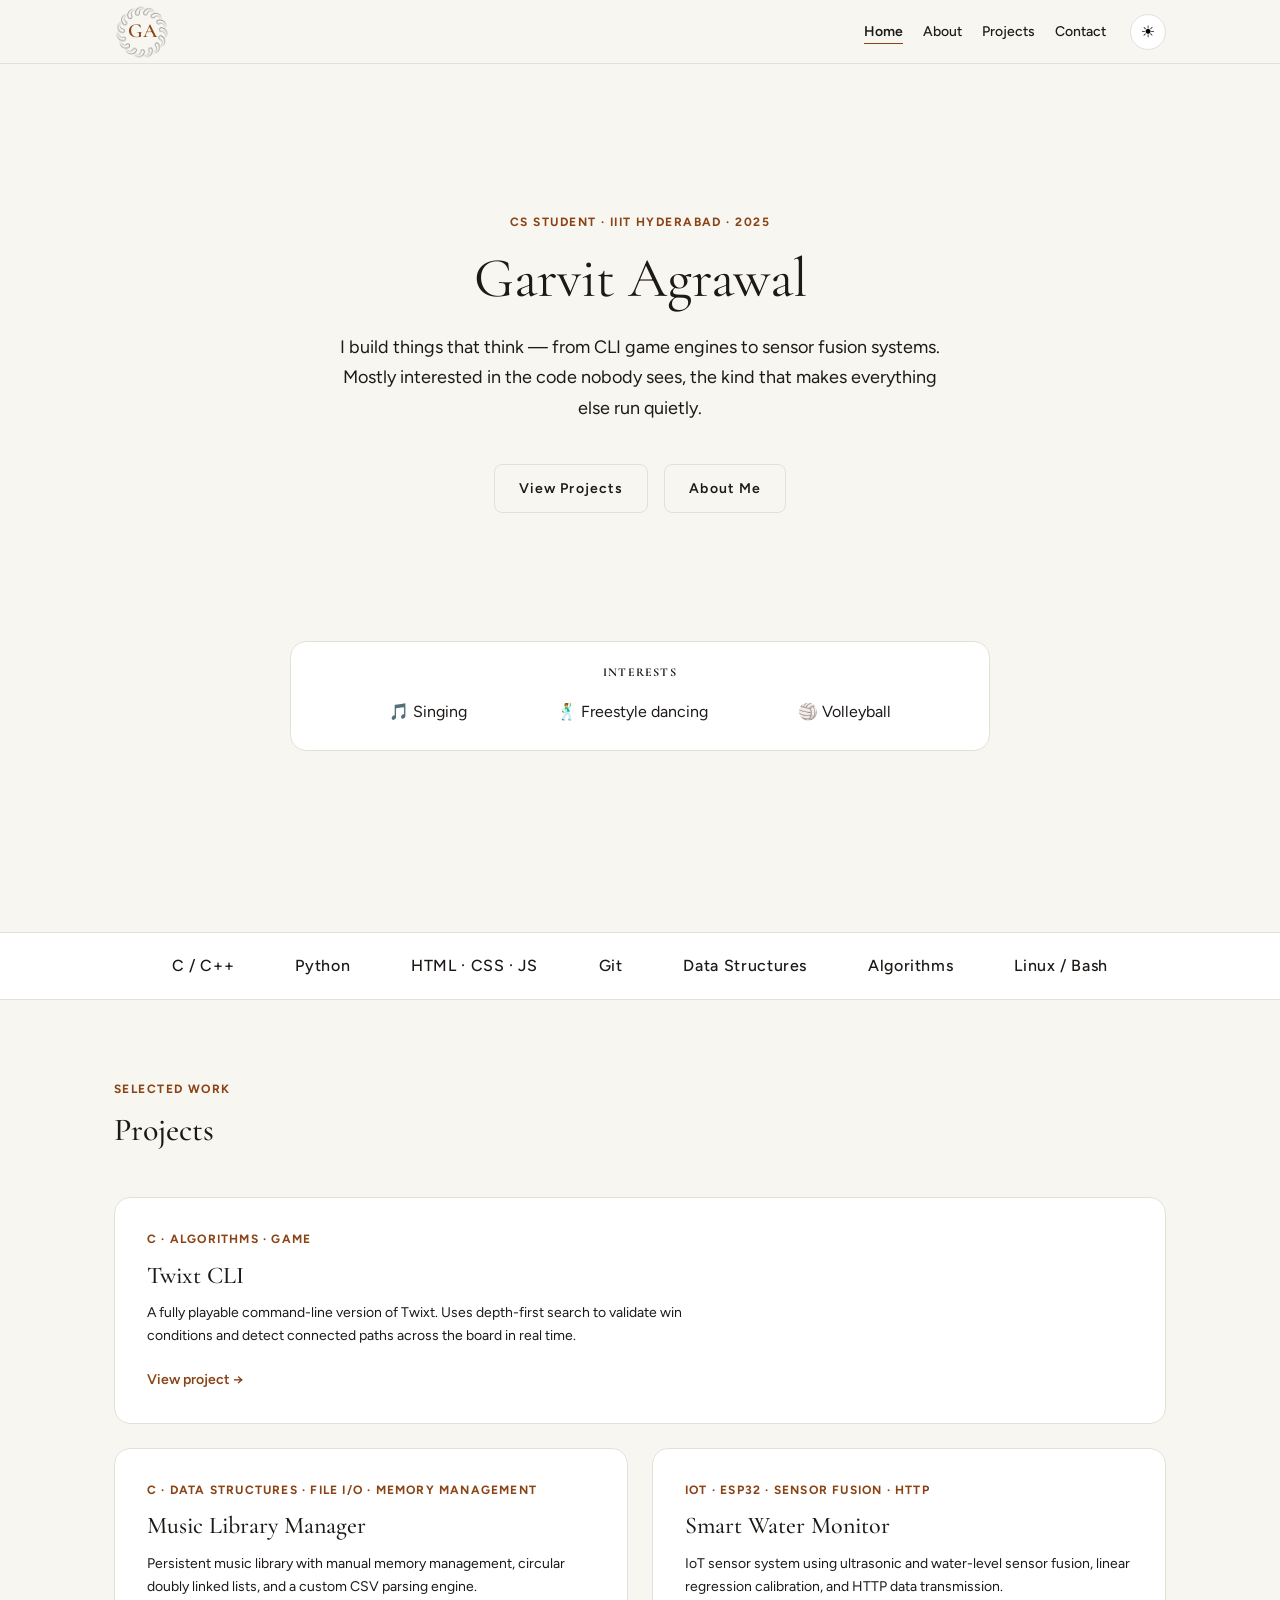
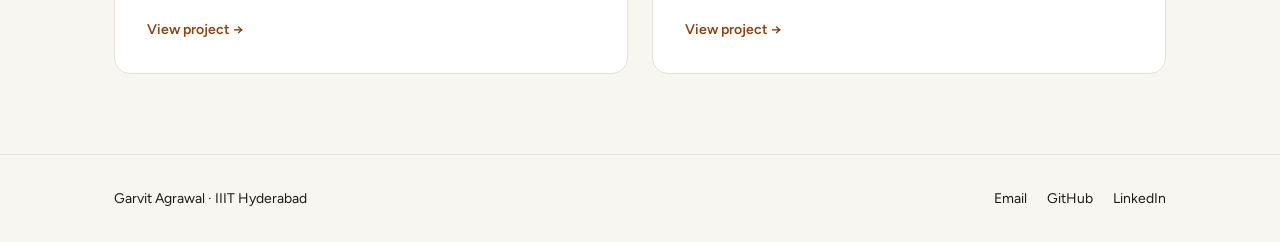
<file: index.html>
<!DOCTYPE html>
<html lang="en">
    <head>
        <meta charset="UTF-8">
        <meta name="viewport" content="width=device-width, initial-scale=1.0">
        <link href="CSS/base.css" rel="stylesheet">
        <link href="CSS/index.css" rel="stylesheet">
        <link href="https://fonts.googleapis.com/css2?family=Cormorant+Garamond:ital,wght@0,400;0,500;0,600;1,400;1,500&family=Figtree:wght@400;500;600;700&display=swap" rel="stylesheet">

        <title>Garvit Agrawal</title>
    </head>



    <body>
        
        <header>
            
            <nav>
                <a href="index.html" class="logo-wrap">
                    <img src="images/logo-deco.png" alt="" class="logo-circle">
                    <span class="logo">GA</span>
                </a>
                <ul class="top-nav">
                    <li><a href="index.html" class="active" aria-current="page">Home</a></li>
                    <li><a href="about.html">About</a></li>
                    <li><a href="projects.html">Projects</a></li>
                    <li><a href="contact.html">Contact</a></li>
                </ul>
                <button class="theme-toggle" id="themeToggle" aria-label="Toggle dark mode" aria-pressed="false" type="button">
                    <span class="theme-icon theme-icon-light" aria-hidden="true">☀</span>
                    <span class="theme-icon theme-icon-dark"  aria-hidden="true">☽</span>
                </button>
            </nav>

            
        </header>


        
        <main>
        
            <section class="hero">
                <div>
                    <span class="hero-label animate-in" style="--delay: 0ms">CS STUDENT · IIIT HYDERABAD · 2025</span>
                    <h1 class="hero-title animate-in" style="--delay: 150ms">Garvit Agrawal</h1>
                    <p class="hero-intro animate-in" style="--delay: 300ms">I build things that think — from CLI game engines to sensor fusion systems. Mostly interested in the code nobody sees, the kind that makes everything else run quietly.</p>
                    <div class="hero-button animate-in" style="--delay: 450ms">
                        <a href="projects.html">View Projects</a>
                        <a href="about.html">About Me</a>
                    </div>
                </div>

                <aside class="aside-block animate-in" style="--delay: 600ms">
                    <h2>INTERESTS</h2>
                    <div class="interests-row">
                        <p>🎵 Singing</p>
                        <p>🕺 Freestyle dancing</p>
                        <p>🏐 Volleyball</p>
                    </div>
                </aside>




            </section>
        

                
            <section class="skills-strip">
                <ul>
                    <li>C / C++</li>
                    <li>Python</li>
                    <li>HTML · CSS · JS</li>
                    <li>Git</li>
                    <li>Data Structures</li>
                    <li>Algorithms</li>
                    <li>Linux / Bash</li>
                </ul>
            </section>


            <div class="container">
                <section class="proj-section section-scroll">
                    <span class="proj-label">SELECTED WORK</span>
                    <h3 class="proj-title">Projects</h3>

                    <div class="grid">
                        <article id="twixt">
                            <span class="tags">C · ALGORITHMS · GAME</span>
                            <h4 class="title">Twixt CLI</h4>
                            <p class="desc">A fully playable command-line version of Twixt. Uses depth-first search to validate win conditions and detect connected paths across the board in real time.</p>
                            <a href="projects.html#twixt" class="link">View project →</a>
                        </article>

                        <article>
                            <span class="tags">C · DATA STRUCTURES · FILE I/O · MEMORY MANAGEMENT</span>
                            <h4 class="title">Music Library Manager</h4>
                            <p class="desc">Persistent music library with manual memory management, circular doubly linked lists, and a custom CSV parsing engine.</p>
                            <a href="projects.html#music-player" class="link">View project →</a>
                        </article>

                        <article>
                            <span class="tags">IOT · ESP32 · SENSOR FUSION · HTTP</span>
                            <h4 class="title">Smart Water Monitor</h4>
                            <p class="desc">IoT sensor system using ultrasonic and water-level sensor fusion, linear regression calibration, and HTTP data transmission.</p>
                            <a href="projects.html#smart-water" class="link">View project →</a>
                        </article>
                    </div>
                </section>
            </div>

        </main>



        <footer>
            <div class="container">
                <p>Garvit Agrawal · IIIT Hyderabad</p>

                <nav class="bottom-nav">
                    <a href="mailto:garvitg369@gmail.com">Email</a>
                    <a href="https://github.com/Garvit-Agr" target="_blank">GitHub</a>
                    <a href="https://www.linkedin.com/in/garvit-agrawal-1a56a4377/" target="_blank">LinkedIn</a>
                </nav>

            </div>
        </footer>

        <script src="JS/theme.js"></script>
        <script src="JS/scroll.js"></script>
    </body>
</html>
</file>
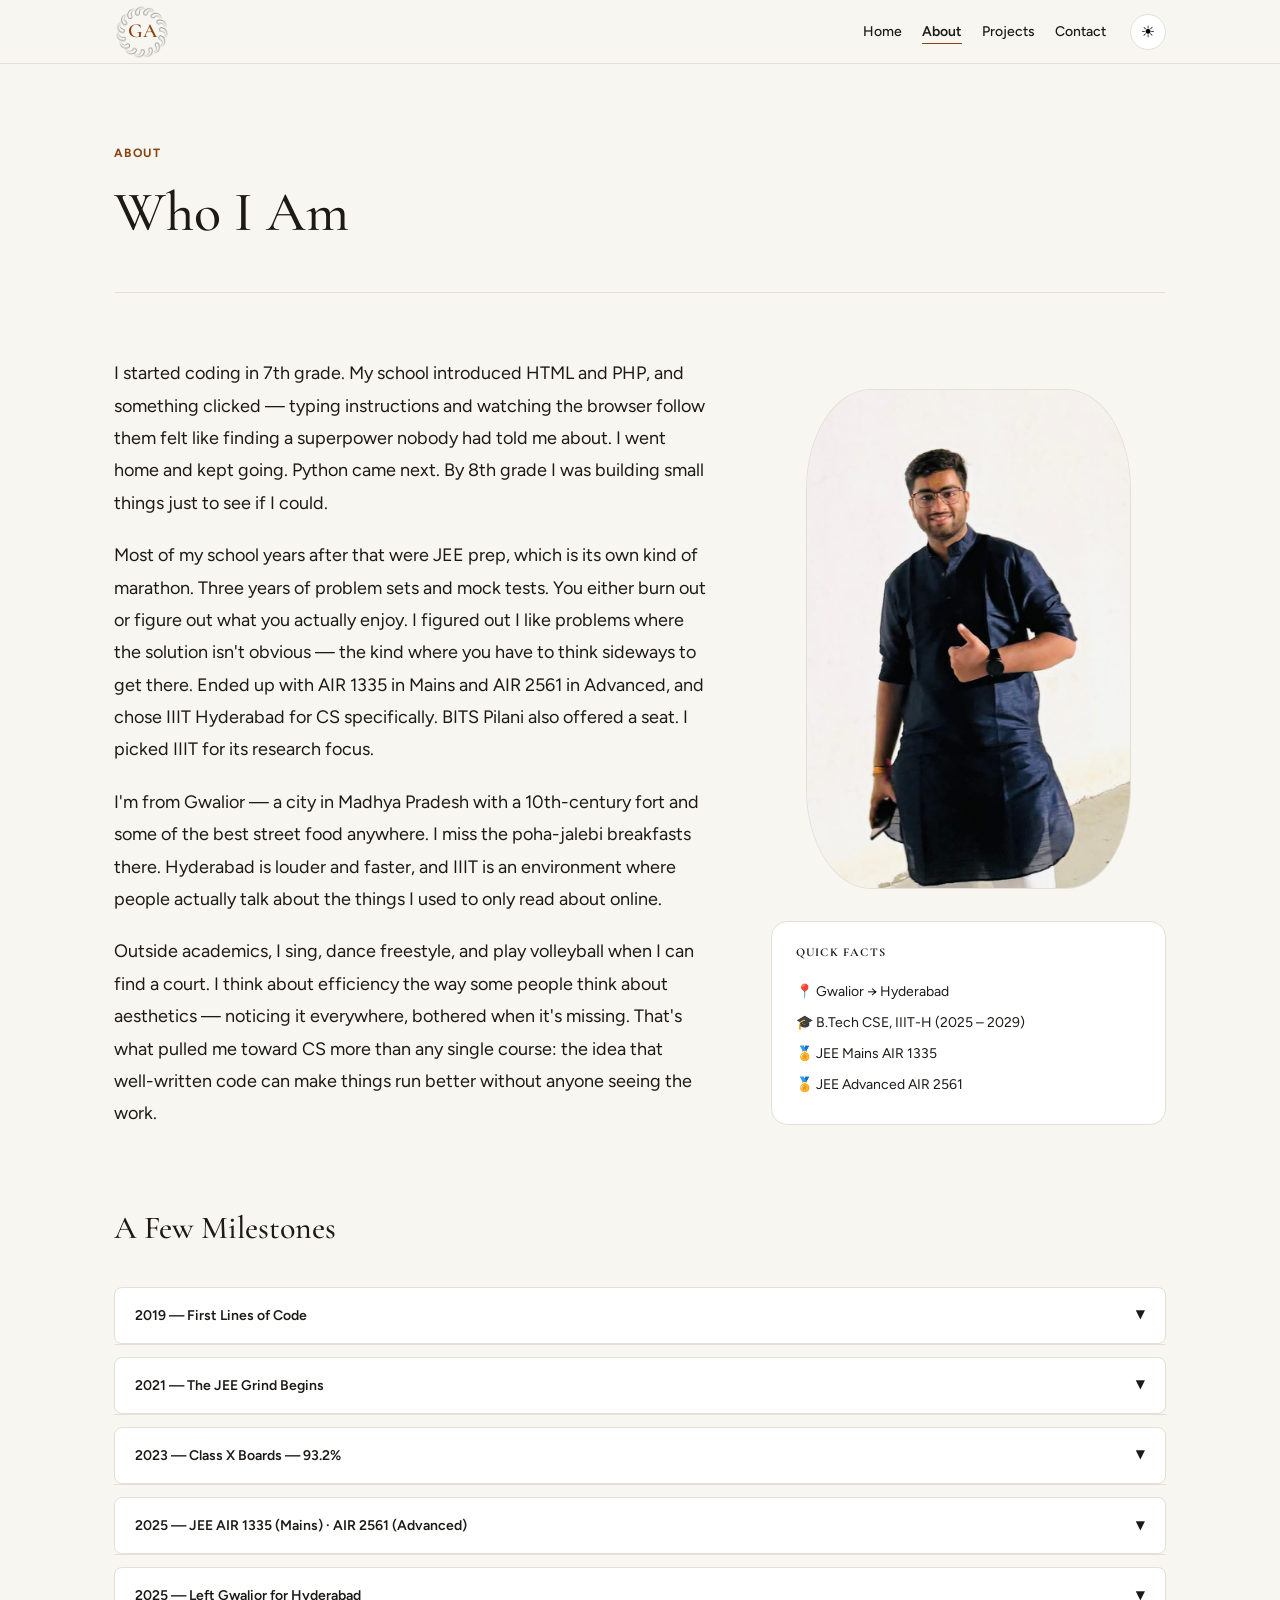
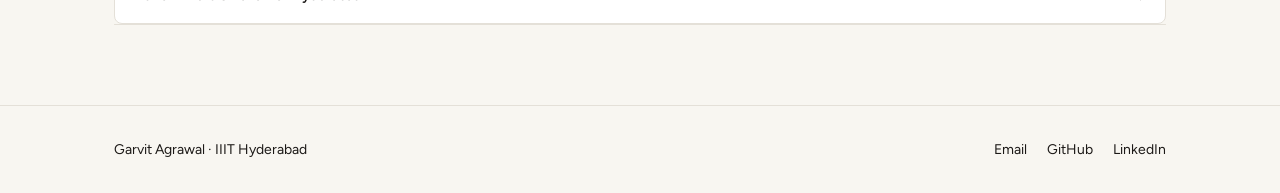
<file: about.html>
<!DOCTYPE html>
<html lang="en">
    <head>
        <meta charset="UTF-8">
        <meta name="viewport" content="width=device-width, initial-scale=1.0">
        <link href="CSS/base.css" rel="stylesheet">
        <link href="CSS/about.css" rel="stylesheet">
        <link href="https://fonts.googleapis.com/css2?family=Cormorant+Garamond:ital,wght@0,400;0,500;0,600;1,400;1,500&family=Figtree:wght@400;500;600;700&display=swap" rel="stylesheet">

        <title>About — Garvit Agrawal</title>

        <noscript> 
            <style> 
                #list li > div { 
                    max-height: none !important;
                    padding: var(--space-md);
                }
            </style> 
        </noscript>

    </head>



    <body>
        <header>
            
            <nav>
                <a href="index.html" class="logo-wrap">
                    <img src="images/logo-deco.png" alt="" class="logo-circle">
                    <span class="logo">GA</span>
                </a>
                <ul class="top-nav">
                    <li><a href="index.html">Home</a></li>
                    <li><a href="about.html" class="active" aria-current="page">About</a></li>
                    <li><a href="projects.html">Projects</a></li>
                    <li><a href="contact.html">Contact</a></li>
                </ul>
                <button class="theme-toggle" id="themeToggle" aria-label="Toggle dark mode" aria-pressed="false" type="button">
                    <span class="theme-icon theme-icon-light" aria-hidden="true">☀</span>
                    <span class="theme-icon theme-icon-dark"  aria-hidden="true">☽</span>
                </button>
        </nav>
        
    </header>
    
    
    
    <main>
        <div class="container">
            
            <div class="heading">
                <span class="page-label">ABOUT</span>
                <h1>Who I Am</h1>
            </div>
            
            
            <div class="about-layout">
                <section class="paras">
                    <p>
                        I started coding in 7th grade. My school introduced HTML and PHP, and something clicked — typing instructions and watching the browser follow them felt like finding a superpower nobody had told me about. I went home and kept going. Python came next. By 8th grade I was building small things just to see if I could.
                    </p>
                    
                    <p>
                        Most of my school years after that were JEE prep, which is its own kind of marathon. Three years of problem sets and mock tests. You either burn out or figure out what you actually enjoy. I figured out I like problems where the solution isn't obvious — the kind where you have to think sideways to get there. Ended up with AIR 1335 in Mains and AIR 2561 in Advanced, and chose IIIT Hyderabad for CS specifically. BITS Pilani also offered a seat. I picked IIIT for its research focus.
                    </p>
                    
                    <p>
                        I'm from Gwalior — a city in Madhya Pradesh with a 10th-century fort and some of the best street food anywhere. I miss the poha-jalebi breakfasts there. Hyderabad is louder and faster, and IIIT is an environment where people actually talk about the things I used to only read about online.
                    </p>
                    
                    <p>
                        Outside academics, I sing, dance freestyle, and play volleyball when I can find a court. I think about efficiency the way some people think about aesthetics — noticing it everywhere, bothered when it's missing. That's what pulled me toward CS more than any single course: the idea that well-written code can make things run better without anyone seeing the work.
                    </p>
                
                </section>
                
                <aside>
                    <div class="aside-img">
                        <img src="images/pfp.jpg" alt="Garvit Agrawal" class="pfp">
                    </div>

                    <div class="aside-block">
                        <h2>QUICK FACTS</h2>
                        <p>📍 Gwalior → Hyderabad</p>
                        <p>🎓 B.Tech CSE, IIIT-H (2025 – 2029)</p>
                        <p>🏅 JEE Mains AIR 1335</p>
                        <p>🏅 JEE Advanced AIR 2561</p>
                    </div>
                </aside>
            </div>

            
            <div class="timeline">
                <h2>A Few Milestones</h2>
                <ul id="list"> 
                    
                    <li>
                        <button type="button" aria-expanded="false">
                            <span>2019 — First Lines of Code</span>
                            <span>▼</span>
                        </button>
                        <div>
                            <p>My school introduced HTML and PHP in 7th grade. I built a basic webpage, came home, and kept going well past dinner. That afternoon is the clearest dividing line I have — before and after coding.</p>
                        </div>
                    </li>
                    
                    <li>
                        <button type="button" aria-expanded="false">
                            <span>2021 — The JEE Grind Begins</span>
                            <span>▼</span>
                        </button>
                        <div>


                            <p>Switched into full JEE mode in 9th grade. The next four years were early mornings, problem sets, and figuring out how to study something this large without losing your mind. I missed a lot of free time, but I learned how to work on a hard problem without knowing when it'll break open.</p>
                        </div>
                    </li>
                    
                    <li>
                        <button type="button" aria-expanded="false">
                            <span>2023 — Class X Boards — 93.2%</span>
                            <span>▼</span>
                        </button>
                        <div>
                            <p>Cleared SSC from St. Teresa's School, Gwalior with 93.2%. A checkpoint more than a destination — the JEE journey still had two years left. But it confirmed that the work was going somewhere.</p>
                        </div>
                    </li>
                    
                    <li>
                        <button type="button" aria-expanded="false">
                            <span>2025 — JEE AIR 1335 (Mains) · AIR 2561 (Advanced)</span>
                            <span>▼</span>
                        </button>
                        <div>
                            <p>Four years of preparation, and it paid off. Top 0.1% in JEE Mains, top 1% in Advanced. Also cleared UGEE, qualified for INAO Stage II (conducted by HBCSE-TIFR), and scored 322/390 in BITSAT — qualifying for CS at BITS Pilani.</p>
                        </div>
                    </li>
                    
                    <li>
                        <button type="button" aria-expanded="false">
                            <span>2025 — Left Gwalior for Hyderabad</span>
                            <span>▼</span>
                        </button>
                        <div>
                            <p>First time living away from home. Gwalior to Hyderabad is a 22-hour train ride and a genuinely different world. The food took some adjustment. The pace took more. But being at a place where everyone around you is genuinely interested in the same things — that part I didn't expect to feel so good.</p>
                        </div>
                    </li>
                    
                </ul>
            </div>

        </div>
        
    </main>
    
    
    
    <footer>
        <div class="container">
            <p>Garvit Agrawal · IIIT Hyderabad</p>
            
            <nav class="bottom-nav">
                <a href="mailto:garvitg369@gmail.com">Email</a>
                <a href="https://github.com/Garvit-Agr" target="_blank">GitHub</a>
                <a href="https://www.linkedin.com/in/garvit-agrawal-1a56a4377/" target="_blank">LinkedIn</a>
            </nav>
        </div>
    </footer>
    
    <script src="JS/theme.js"></script>
    <script src="JS/timeline.js"></script>

    </body>
</html>
</file>
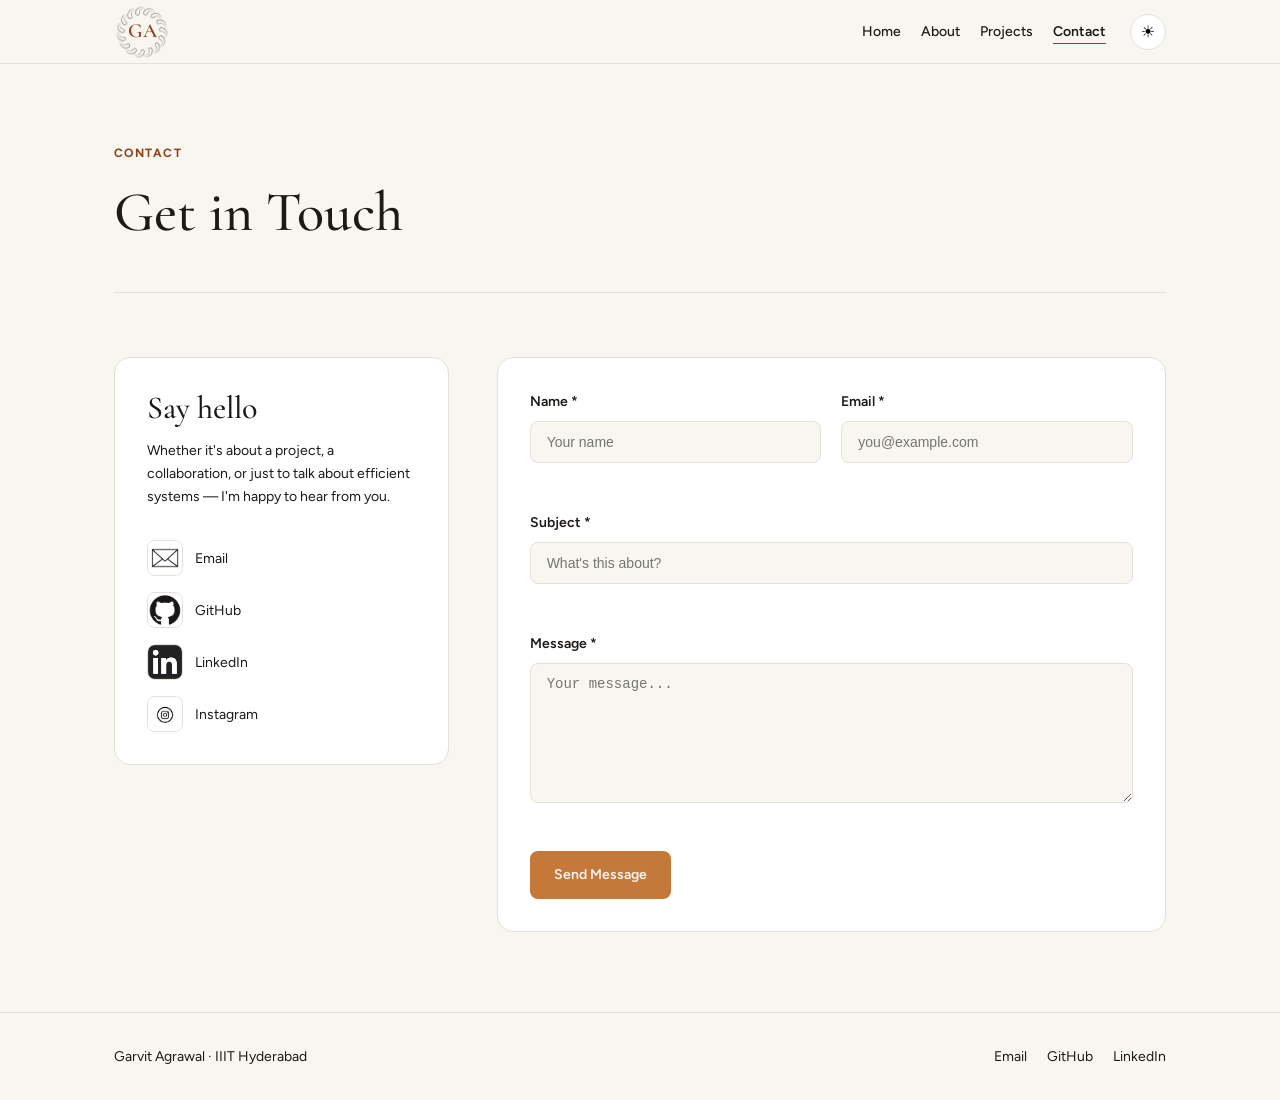
<file: contact.html>
<!DOCTYPE html>
<html lang="en">
    <head>
        <meta charset="UTF-8">
        <meta name="viewport" content="width=device-width, initial-scale=1.0">
        <link href="CSS/base.css" rel="stylesheet">
        <link href="CSS/contact.css" rel="stylesheet">
        <link href="https://fonts.googleapis.com/css2?family=Cormorant+Garamond:ital,wght@0,400;0,500;0,600;1,400;1,500&family=Figtree:wght@400;500;600;700&display=swap" rel="stylesheet">

        <title>Contact — Garvit Agrawal</title>
    </head>



    <body>
        
        <header>
            
            <nav>
                <a href="index.html" class="logo-wrap">
                    <img src="images/logo-deco.png" alt="" class="logo-circle">
                    <span class="logo">GA</span>
                </a>
                <ul class="top-nav">
                    <li><a href="index.html">Home</a></li>
                    <li><a href="about.html">About</a></li>
                    <li><a href="projects.html">Projects</a></li>
                    <li><a href="contact.html" class="active" aria-current="page">Contact</a></li>
                </ul>
                <button class="theme-toggle" id="themeToggle" aria-label="Toggle dark mode" aria-pressed="false" type="button">
                    <span class="theme-icon theme-icon-light" aria-hidden="true">☀</span>
                    <span class="theme-icon theme-icon-dark"  aria-hidden="true">☽</span>
                </button>
            </nav>

        </header>


        
        <main>
            <div class="container">
                <section class="heading">
                    <span class="page-label">CONTACT</span>
                    <h1>Get in Touch</h1>
                </section>

                <div class="contact-layout">
                    <div class="contact-info">
                        <h2>Say hello</h2>
                        <p>Whether it's about a project, a collaboration, or just to talk about efficient systems — I'm happy to hear from you.</p>
                        <div class="contact-links">
                            <a href="mailto:garvitg369@gmail.com"><img src="images/email-logo.jpg" alt="Email">Email</a>
                            <a href="https://github.com/Garvit-Agr"><img src="images/github-logo.jpg" alt="GitHub">GitHub</a>
                            <a href="https://www.linkedin.com/in/garvit-agrawal-1a56a4377/"><img src="images/linkedin-logo.jpg" alt="LinkedIn">LinkedIn</a>
                            <a href="https://www.instagram.com/garvit.369/"><img src="images/instagram-logo.jpeg" alt="Instagram">Instagram</a>
                        </div>
                    </div>

                    <div class="contact-form-box">
                        <form class="contact-form" id="contactForm">
                            <div class="form-row">
                                <div class="form-group">
                                    <label for="name">Name *</label>
                                    <input type="text" id="name" placeholder="Your name" required>
                                    <span id="name_err" class="err_msg"></span>
                                </div>

                                <div class="form-group">
                                    <label for="email">Email *</label>
                                    <input type="email" id="email" placeholder="you@example.com" required>
                                    <span id="email_err" class="err_msg"></span>
                                </div>
                            </div>

                            <div class="form-group">
                                <label for="subject">Subject *</label>
                                <input type="text" id="subject" placeholder="What's this about?" required>
                                <span id="subject_err" class="err_msg"></span>
                            </div>

                            <div class="form-group">
                                <label for="message">Message *</label>
                                <textarea id="message" placeholder="Your message..." required></textarea>
                                <span id="message_err" class="err_msg"></span>
                            </div>


                            <button type="submit" class="form_submit">Send Message</button>
                        </form>

                        <div id="success_msg" class="success_message">
                            <p class="success_icon">✓</p>
                            <h2>Message sent</h2>
                            <p>Thanks for reaching out. I'll get back to you soon.</p>
                        </div>

                    </div>
                </div>


            </div>
        </main>



        <footer>
            <div class="container">
                <p>Garvit Agrawal · IIIT Hyderabad</p>

                <nav class="bottom-nav">
                    <a href="mailto:garvitg369@gmail.com">Email</a>
                    <a href="https://github.com/Garvit-Agr" target="_blank">GitHub</a>
                    <a href="https://www.linkedin.com/in/garvit-agrawal-1a56a4377/" target="_blank">LinkedIn</a>
                </nav>
            </div>

        </footer>

        <script src="JS/theme.js"></script>
        <script src="JS/contact.js"></script>
    </body>
</html>
</file>
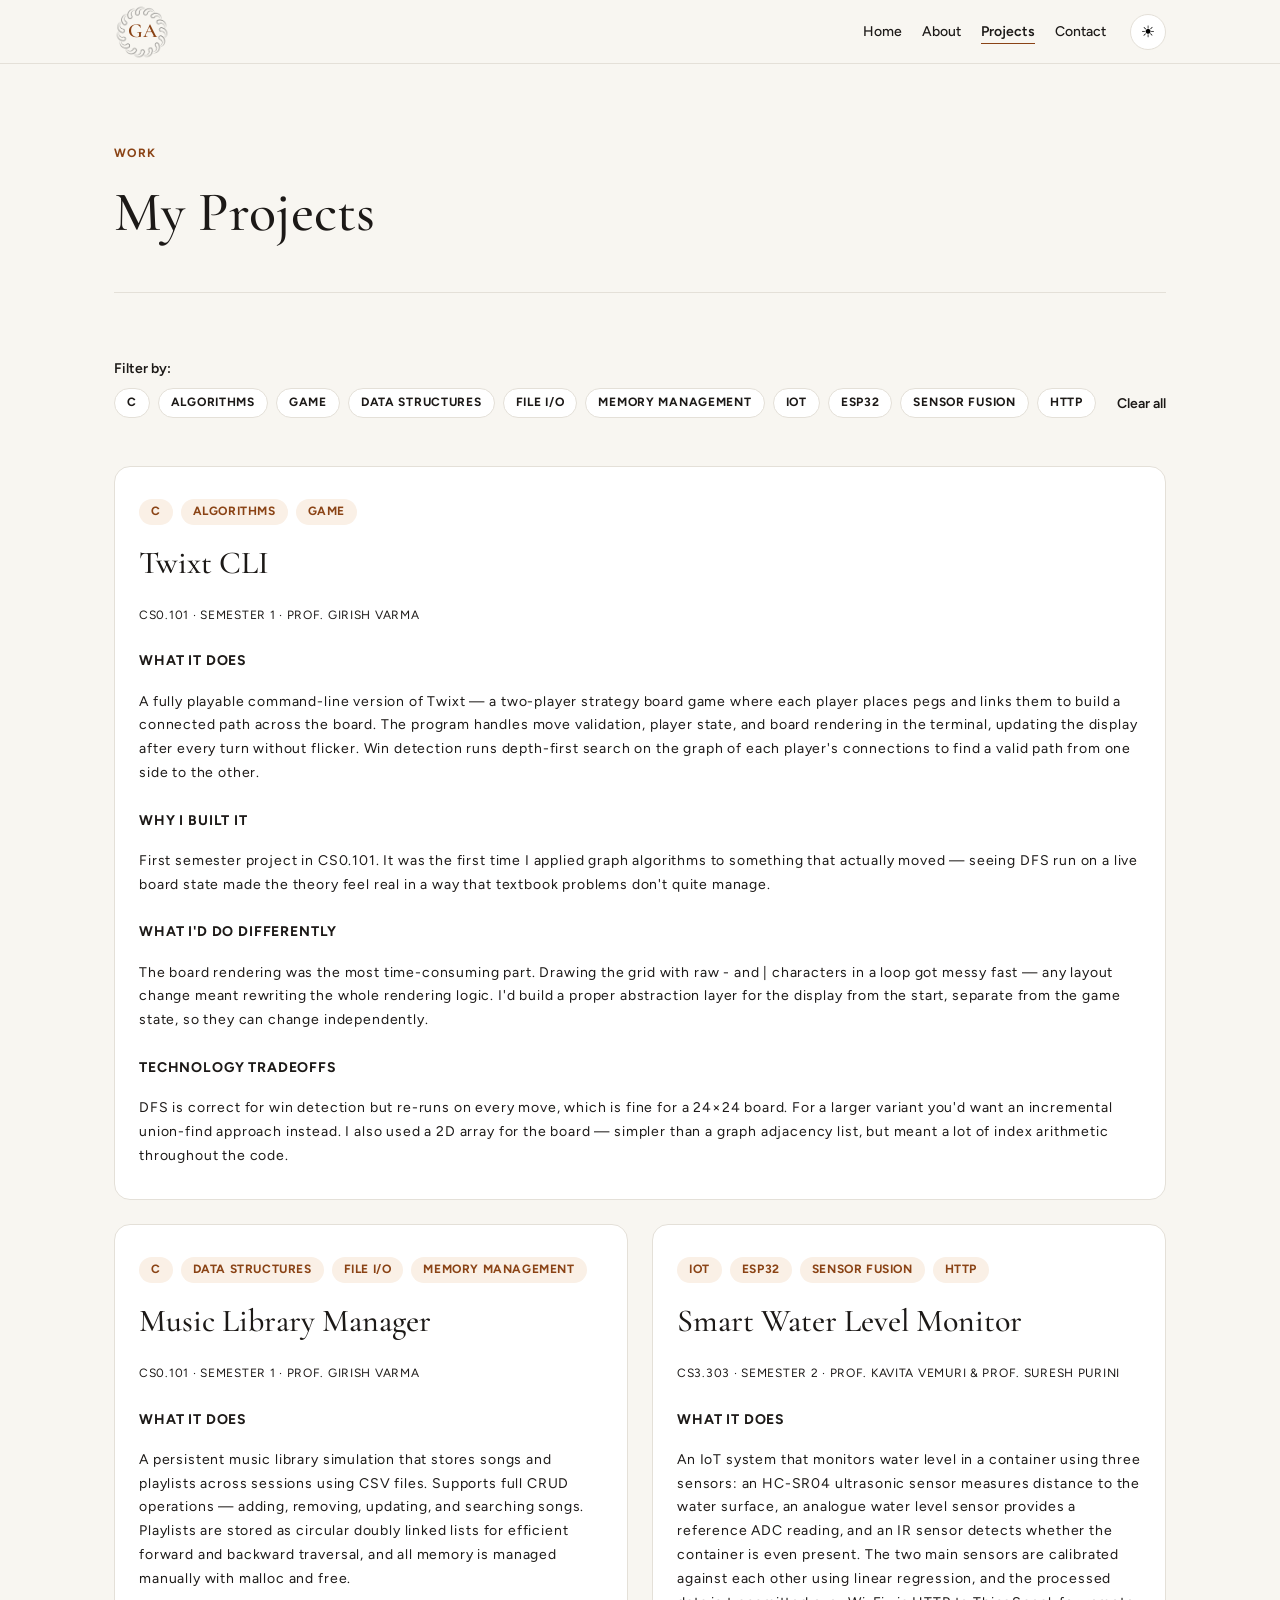
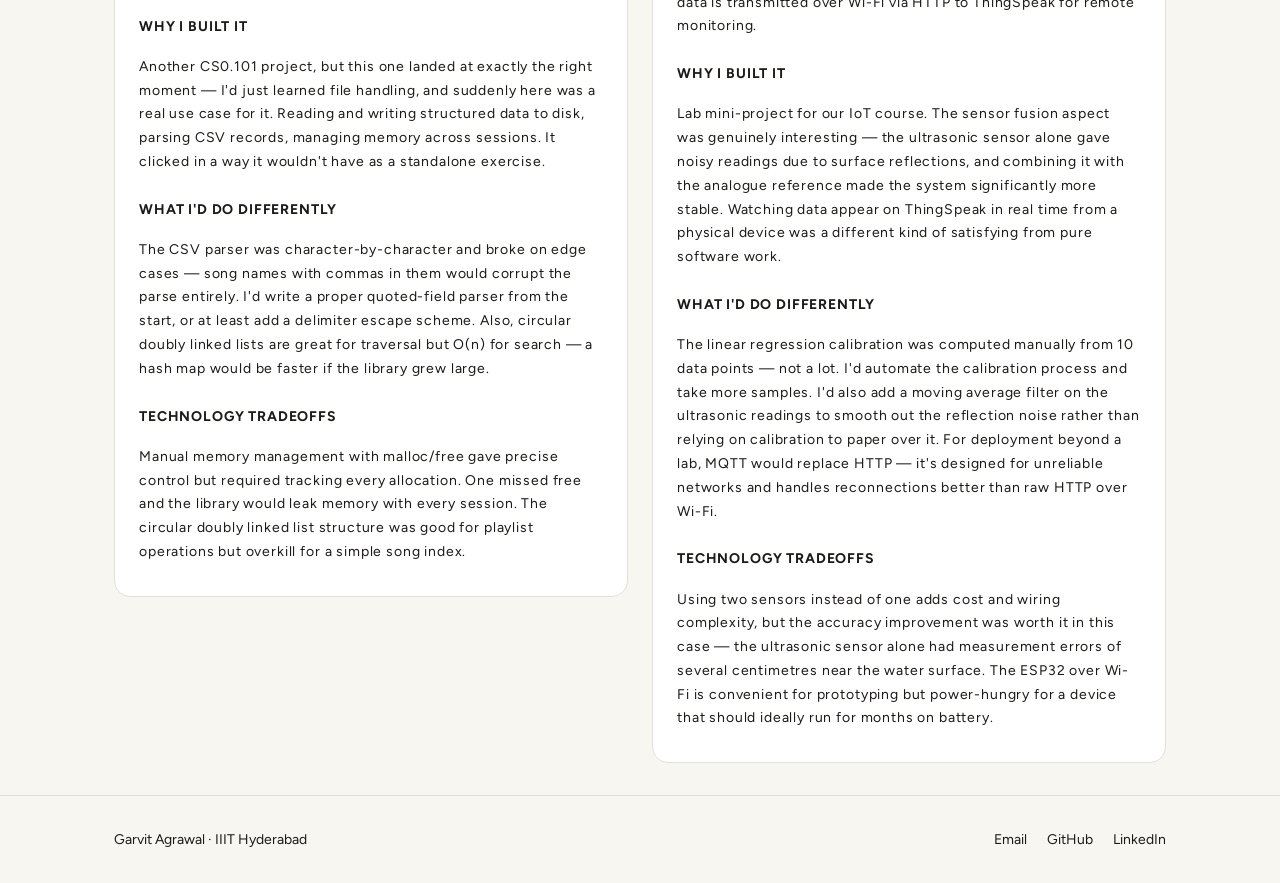
<file: projects.html>
<!DOCTYPE html>
<html lang="en">
    <head>
        <meta charset="UTF-8">
        <meta name="viewport" content="width=device-width, initial-scale=1.0">
        <link href="CSS/base.css" rel="stylesheet">
        <link href="CSS/projects.css" rel="stylesheet">
        <link href="https://fonts.googleapis.com/css2?family=Cormorant+Garamond:ital,wght@0,400;0,500;0,600;1,400;1,500&family=Figtree:wght@400;500;600;700&display=swap" rel="stylesheet">

        <title>Projects — Garvit Agrawal</title>
    </head>


    
    <body>
        
        <header>
            
            <nav>
                <a href="index.html" class="logo-wrap">
                    <img src="images/logo-deco.png" alt="" class="logo-circle">
                    <span class="logo">GA</span>
                </a>
                <ul class="top-nav">
                    <li><a href="index.html">Home</a></li>
                    <li><a href="about.html">About</a></li>
                    <li><a href="projects.html" class="active" aria-current="page">Projects</a></li>
                    <li><a href="contact.html">Contact</a></li>
                </ul>
                <button class="theme-toggle" id="themeToggle" aria-label="Toggle dark mode" aria-pressed="false" type="button">
                    <span class="theme-icon theme-icon-light" aria-hidden="true">☀</span>
                    <span class="theme-icon theme-icon-dark"  aria-hidden="true">☽</span>
                </button>
            </nav>

        </header>


        
        <main>
            <div class="container">
                <section class="heading">
                    <span class="page-label">WORK</span>
                    <h1>My Projects</h1>
                </section>

                <section class="filter-bar">
                    <p>Filter by:</p>
                    
                    <ul class="filter-list">
                        <li><button type="button" aria-pressed="false">C</button></li>
                        <li><button type="button" aria-pressed="false">ALGORITHMS</button></li>
                        <li><button type="button" aria-pressed="false">GAME</button></li>
                        <li><button type="button" aria-pressed="false">DATA STRUCTURES</button></li>
                        <li><button type="button" aria-pressed="false">FILE I/O</button></li>
                        <li><button type="button" aria-pressed="false">MEMORY MANAGEMENT</button></li>
                        <li><button type="button" aria-pressed="false">IOT</button></li>
                        <li><button type="button" aria-pressed="false">ESP32</button></li>
                        <li><button type="button" aria-pressed="false">SENSOR FUSION</button></li>
                        <li><button type="button" aria-pressed="false">HTTP</button></li>
                    </ul>

                    <button id="clrBtn" class="clear-btn">Clear all</button>
                </section>

                <div class="projects-grid">

                    <section class="project-box" id="twixt">
                        <ul>
                            <li>C</li>
                            <li>ALGORITHMS</li>
                            <li>GAME</li>
                        </ul>

                        <h2>Twixt CLI</h2>
                        <p>CS0.101 · SEMESTER 1 · PROF. GIRISH VARMA</p>

                        <h4>WHAT IT DOES</h4>
                        <p>
                            A fully playable command-line version of Twixt — a two-player strategy board game where each player places pegs and links them to build a connected path across the board. The program handles move validation, player state, and board rendering in the terminal, updating the display after every turn without flicker. Win detection runs depth-first search on the graph of each player's connections to find a valid path from one side to the other.
                        </p>

                        <h4>WHY I BUILT IT</h4>
                        <p>
                            First semester project in CS0.101. It was the first time I applied graph algorithms to something that actually moved — seeing DFS run on a live board state made the theory feel real in a way that textbook problems don't quite manage.
                        </p>

                        <h4>WHAT I'D DO DIFFERENTLY</h4>
                        <p>
                            The board rendering was the most time-consuming part. Drawing the grid with raw - and | characters in a loop got messy fast — any layout change meant rewriting the whole rendering logic. I'd build a proper abstraction layer for the display from the start, separate from the game state, so they can change independently.
                        </p>

                        <h4>TECHNOLOGY TRADEOFFS</h4>
                        <p>
                            DFS is correct for win detection but re-runs on every move, which is fine for a 24×24 board. For a larger variant you'd want an incremental union-find approach instead. I also used a 2D array for the board — simpler than a graph adjacency list, but meant a lot of index arithmetic throughout the code.
                        </p>

                    </section>
                    



                    <section class="project-box" id="music-player">
                        <ul>
                            <li>C</li>
                            <li>DATA STRUCTURES</li>
                            <li>FILE I/O</li>
                            <li>MEMORY MANAGEMENT</li>
                        </ul>

                        <h2>Music Library Manager</h2>
                        <p>CS0.101 · SEMESTER 1 · PROF. GIRISH VARMA</p>

                        <h4>WHAT IT DOES</h4>
                        <p>
                            A persistent music library simulation that stores songs and playlists across sessions using CSV files. Supports full CRUD operations — adding, removing, updating, and searching songs. Playlists are stored as circular doubly linked lists for efficient forward and backward traversal, and all memory is managed manually with malloc and free.
                        </p>

                        <h4>WHY I BUILT IT</h4>
                        <p>
                            Another CS0.101 project, but this one landed at exactly the right moment — I'd just learned file handling, and suddenly here was a real use case for it. Reading and writing structured data to disk, parsing CSV records, managing memory across sessions. It clicked in a way it wouldn't have as a standalone exercise.
                        </p>

                        <h4>WHAT I'D DO DIFFERENTLY</h4>
                        <p>
                            The CSV parser was character-by-character and broke on edge cases — song names with commas in them would corrupt the parse entirely. I'd write a proper quoted-field parser from the start, or at least add a delimiter escape scheme. Also, circular doubly linked lists are great for traversal but O(n) for search — a hash map would be faster if the library grew large.
                        </p>

                        <h4>TECHNOLOGY TRADEOFFS</h4>
                        <p>
                            Manual memory management with malloc/free gave precise control but required tracking every allocation. One missed free and the library would leak memory with every session. The circular doubly linked list structure was good for playlist operations but overkill for a simple song index.
                        </p>

                    </section>
                    



                    <section class="project-box" id="smart-water">
                        <ul>
                            <li>IOT</li>
                            <li>ESP32</li>
                            <li>SENSOR FUSION</li>
                            <li>HTTP</li>
                        </ul>

                        <h2>Smart Water Level Monitor</h2>
                        <p>CS3.303 · SEMESTER 2 · PROF. KAVITA VEMURI & PROF. SURESH PURINI</p>

                        <h4>WHAT IT DOES</h4>
                        <p>
                            An IoT system that monitors water level in a container using three sensors: an HC-SR04 ultrasonic sensor measures distance to the water surface, an analogue water level sensor provides a reference ADC reading, and an IR sensor detects whether the container is even present. The two main sensors are calibrated against each other using linear regression, and the processed data is transmitted over Wi-Fi via HTTP to ThingSpeak for remote monitoring.
                        </p>

                        <h4>WHY I BUILT IT</h4>
                        <p>
                            Lab mini-project for our IoT course. The sensor fusion aspect was genuinely interesting — the ultrasonic sensor alone gave noisy readings due to surface reflections, and combining it with the analogue reference made the system significantly more stable. Watching data appear on ThingSpeak in real time from a physical device was a different kind of satisfying from pure software work.
                        </p>

                        <h4>WHAT I'D DO DIFFERENTLY</h4>
                        <p>
                            The linear regression calibration was computed manually from 10 data points — not a lot. I'd automate the calibration process and take more samples. I'd also add a moving average filter on the ultrasonic readings to smooth out the reflection noise rather than relying on calibration to paper over it. For deployment beyond a lab, MQTT would replace HTTP — it's designed for unreliable networks and handles reconnections better than raw HTTP over Wi-Fi.
                        </p>

                        <h4>TECHNOLOGY TRADEOFFS</h4>
                        <p>
                            Using two sensors instead of one adds cost and wiring complexity, but the accuracy improvement was worth it in this case — the ultrasonic sensor alone had measurement errors of several centimetres near the water surface. The ESP32 over Wi-Fi is convenient for prototyping but power-hungry for a device that should ideally run for months on battery.
                        </p>
                    </section>
                </div>
            </div>

            <div id="noMatch" class="no-match">
                <p>No projects match that filter.</p>
                <p>Try selecting fewer tags.</p>
            </div>

            
        </main>



        <footer>
            <div class="container">
                <p>Garvit Agrawal · IIIT Hyderabad</p>

                <nav class="bottom-nav">
                    <a href="mailto:garvitg369@gmail.com">Email</a>
                    <a href="https://github.com/Garvit-Agr" target="_blank">GitHub</a>
                    <a href="https://www.linkedin.com/in/garvit-agrawal-1a56a4377/" target="_blank">LinkedIn</a>
                </nav>

            </div>
        </footer>


        <script src="JS/theme.js"></script>
        <script src="JS/filter.js"></script>

    </body>
</html>
</file>
<file: CSS/base.css>
/* ------Resets------ */

*, *::before, *::after {
    box-sizing: border-box;
    margin: 0;
    padding: 0;
}

html {
    scroll-behavior: smooth;
}

body {
    min-height: 100vh;
}

img {
    max-width: 100%;
    display: block;
}

ul {
    list-style: none;
}

a {
    text-decoration: none;
    color: inherit;
}

button {
    cursor: pointer;
    border: none;
    background: none;
    font: inherit;
}



/* ------Variables------ */
:root {
    --color-bg:           #F8F6F1;
    --color-extreme:      #FFFFFF;
    --color-text:         #1C1917;
    --color-bg-darker:       #8A4315; 
    --color-bg-hover: #FAF0E6;
    --color-border:       #E4E0D8;
    --color-shadow: rgba(0, 0, 0, 0.07);
    --color-form-border: rgba(196, 120, 58, 0.12);
    --color-error:           #B91C1C;
    --color-form-button: rgb(196, 120, 58);

    --text-xs:      0.75rem;
    --text-sm:      0.875rem;
    --text-base:    1rem;
    --text-lg:      1.125rem;
    --text-xl:      1.25rem;
    --text-2xl:     1.5rem;
    --text-3xl:     2rem;
    --text-display: 3.5rem;

    --space-xs:  0.25rem;
    --space-sm:  0.5rem;
    --space-md:  1rem;
    --space-lg:  1.5rem;
    --space-xl:  2rem;
    --space-2xl: 3rem;
    --space-3xl: 5rem;


    --font-title: 'Cormorant Garamond', Georgia, serif;
    --font-body:    'Figtree', system-ui, sans-serif;

    --radius-sm:     4px;
    --radius-md:     8px;
    --radius-lg:     16px;
    --max-width:     1100px;
    --header-height: 64px; 
}

[data-theme="dark"] {
    --color-bg:           #12110E;
    --color-extreme:      #000000;
    --color-text:         #F0EDE6;
    --color-bg-darker:       #E29D64; 
    --color-bg-hover: #2C2018; 
    --color-border:          #2E2B24;
    --color-error:           #F87171;
    --color-form-button: #E29D64;
}


/* -----Basic------ */
body {
    font-family: var(--font-body);
    font-size: var(--text-base);
    line-height: 1.65;
    color: var(--color-text);
    background-color: var(--color-bg);
}

h1, h2, h3, h4 {
    font-family: var(--font-title);
    line-height: 1.15;
    font-weight: 500;
    color: var(--color-text);
}

h1 {font-size: var(--text-display);}
h2 {font-size: var(--text-3xl);}
h3 {font-size: var(--text-2xl);}
h4 {font-size: var(--text-xl);}

p {
    max-width: 65ch;
    color: var(--color-text);
}

li {
    color: var(--color-text);
}

.container {
    max-width: var(--max-width);
    margin: 0 auto;
    padding: 0 var(--space-lg);
}


/* -----Header------ */
header {
    position: sticky;
    top: 0;
    z-index: 1000;
    background-color: var(--color-bg);
    border-bottom: 1px solid var(--color-border);
    height: var(--header-height);
}

header nav {
    max-width: var(--max-width);
    margin: 0 auto;
    padding: 0 var(--space-lg);
    height: 100%;
    display: flex;
    align-items: center;
    gap: var(--space-lg);
}


/* -----Logo------ */
.logo-wrap {
    position: relative;
    width: 56px;
    height: 56px;
    display: flex;
    align-items: center;
    justify-content: center;
    margin-right: auto;
}

.logo-circle {
    position: absolute;
    width: 100%;
    height: 100%;
    opacity: 0.4;
}

.logo {
    font-family: var(--font-title);
    font-size: var(--text-xl);
    font-weight: 600;
    color: var(--color-bg-darker);
    position: relative;
    z-index: 1;
}



/* -----Tabs------ */
.top-nav {
    display: flex;
    gap: 1.25rem;
    align-items: center;
}

.top-nav li a {
    font-size: var(--text-sm);
    font-weight: 500;
    color: var(--color-text);
}

.top-nav li a:hover {
    color: var(--color-text);
}

.top-nav li a {
    position: relative;
    padding-bottom: 2px;
}

.top-nav li a::after {
    content: '';
    position: absolute;
    bottom: -2px;
    left: 0;
    width: 0;
    height: 1.5px;
    background-color: var(--color-bg-darker);
    transition: width 0.3s ease;
}

.top-nav li a:hover::after {
    width: 100%;
}

.top-nav li a.active {
    color: var(--color-text);
    font-weight: 600;
}

.top-nav li a.active::after {
    width: 100%;
}




/* -----Footer------ */
footer {
    border-top: 1px solid var(--color-border);
    padding: var(--space-xl) 0;
    background-color: var(--color-bg);
}

footer .container {
    display: flex;
    justify-content: space-between;
    align-items: center;
    font-size: var(--text-sm);
    color: var(--color-text);
}

.bottom-nav {
    display: flex;
    gap: 1.25rem;
}

.bottom-nav a:hover {
    color: var(--color-bg-darker);
}



/* -----Theme Toggle------ */
.theme-toggle {
    width: 36px;
    height: 36px;
    border-radius: 50%;
    background-color: var(--color-extreme);
    border: 1px solid var(--color-border);
    display: flex;
    align-items: center;
    justify-content: center;
    font-size: var(--text-base);
    position: relative;
    flex-shrink: 0;
}

.theme-icon {
    position: absolute;
    transition: opacity 0.4s ease, transform 0.4s ease;
    line-height: 1;
}

.theme-icon-light {
    opacity: 1;
}

.theme-icon-dark {
    opacity: 0;
}

[data-theme="dark"] .logo-circle {
    filter: invert(1);
    opacity: 0.3;
}

[data-theme="dark"] .theme-icon-light {
    opacity: 0;
}

[data-theme="dark"] .theme-icon-dark {
    opacity: 1;
    color: var(--color-text);
}

[data-theme="dark"] .theme-toggle {
    border-color: var(--color-border);
}



/* -----Theme Transition------ */
body,
header,
footer,
h1, h2, h3, h4, p, a, span, button, li,
.theme-toggle,
.logo-wrap,
.logo-circle {
    transition:
        background-color 600ms ease,
        color 600ms ease,
        border-color 600ms ease,
        filter 600ms ease,
        opacity 600ms ease;
}


/* -----Media------ */
@media (max-width: 640px) {
    .top-nav {
        gap: 0.75rem;
    }

    .top-nav li a {
        font-size: var(--text-xs);
    }

    .logo-wrap {
        width: 44px;
        height: 44px;
        flex-shrink: 0;
    }
}


/* -----Focus Styles------ */
a:focus-visible,
button:focus-visible,
input:focus-visible,
textarea:focus-visible {
    outline: 2px solid var(--color-bg-darker);
    outline-offset: 3px;
    border-radius: 4px;
}
</file>
<file: CSS/index.css>
/* -----Hero------ */
.hero {
    min-height: calc(100vh - 64px);
    display: flex;
    flex-direction: column;
    justify-content: center;
    text-align: center;
    align-items: center;
    padding: 5rem var(--space-lg);
    max-width: 1100px;
    margin: 0 auto;
    gap: var(--space-2xl);
}

.hero-label {
    font-size: var(--text-xs);
    font-weight: 700;
    color: var(--color-bg-darker);
    letter-spacing: 0.12em;
    display: block;
    margin-bottom: var(--space-md);
}

.hero-title {
    font-family: var(--font-title);
    font-size: var(--text-display);
    font-weight: 400;
    line-height: 1.05;
    margin-bottom: var(--space-lg);
}

.hero-intro {
    font-size: var(--text-lg);
    color: var(--color-text);
    max-width: 50ch;
    margin-bottom: 2.5rem;
    line-height: 1.7;
}


/* -----Buttons------ */
.hero-button {
    display: flex;
    align-items: center;
    justify-content: center;
    text-align: center;
    gap: var(--space-md);
    flex-wrap: wrap;
    letter-spacing: 0.07rem;
    margin-bottom: var(--space-3xl);
}

.hero-button a {
    display: inline-block;
    padding: 0.75rem var(--space-lg);
    background-color: transparent;
    color: var(--color-text);
    font-size: var(--text-sm);
    font-weight: 600;
    border-radius: 8px;
    border: 1.5px solid var(--color-border);
    transition: border-color 0.2s ease, color 0.2s ease, transform 0.2s ease;
}

.hero-button a:hover {
    border-color: var(--color-bg-darker);
    color: var(--color-bg-darker);
    transform: translateY(-2px);
}

/* -----Interests Strip------ */
.aside-block {
    padding: var(--space-lg);
    background-color: var(--color-extreme);
    border: 1px solid var(--color-border);
    border-radius: 16px;
    width: 100%;
    max-width: 700px;
}

.aside-block h2 {
    font-size: var(--text-xs);
    font-weight: 700;
    letter-spacing: 0.1em;
    color: var(--color-text);
    margin-bottom: 1.25rem;
    text-align: center;
}

.interests-row {
    display: flex;
    flex-direction: row;
    justify-content: space-evenly;
    align-items: center;
    flex-wrap: wrap;
    gap: var(--space-md);
}

/* -----Skills Strip------ */
.skills-strip {
    background-color: var(--color-extreme);
    border-top: 1px solid var(--color-border);
    border-bottom: 1px solid var(--color-border);
    padding: 1.25rem 0;
    margin-top: var(--space-xl);
}

.skills-strip ul {
    display: flex;
    justify-content: space-evenly;
    gap: 3px;
    font-size: var(--text-base);
    font-weight: 500;
    color: var(--color-text);
    letter-spacing: 0.04em;
    max-width: 1100px;
    margin: 0 auto;
    padding: 0 var(--space-lg);
}

/* -----Projects------ */
.proj-section {
    padding: var(--space-3xl) 0;
}

.proj-label {
    font-size: var(--text-xs);
    font-weight: 700;
    letter-spacing: 0.12em;
    color: var(--color-bg-darker);
    display: block;
    margin-bottom: 0.75rem;
}

.proj-title {
    font-size: var(--text-3xl);
    margin-bottom: var(--space-2xl);
}

.grid {
    display: grid;
    grid-template-columns: 1fr 1fr;
    gap: var(--space-lg);
}


#twixt {
    grid-column: 1/3;
}

.grid article {
    background-color: var(--color-extreme);
    border: 1px solid var(--color-border);
    border-radius: 16px;
    padding: var(--space-xl);
    display: flex;
    flex-direction: column;
    gap: 0.75rem;
    transition: transform 0.25s ease, box-shadow 0.25s ease;
}

.grid article:hover {
    transform: translateY(-3px);
    box-shadow: 0 8px 28px var(--color-shadow);
    background-color: var(--color-bg-hover);
    border-color: var(--color-bg-darker);
}


.tags {
    font-size: var(--text-xs);
    font-weight: 700;
    letter-spacing: 0.1em;
    color: var(--color-bg-darker);
}

.title {
    font-size: var(--text-2xl);
    font-weight: 500;
    font-family: var(--font-title);
}

.desc {
    font-size: var(--text-sm);
    color: var(--color-text);
    line-height: 1.65;
    flex: 1;
}

.link {
    font-size: var(--text-sm);
    font-weight: 600;
    color: var(--color-bg-darker);
    margin-top: var(--space-sm);
}

.link:hover {
    text-decoration: underline;
}


/* -----Responsive------ */
@media (max-width: 640px) {
    .hero {
        grid-template-columns: 1fr;
        min-height: auto;
        padding: var(--space-2xl) var(--space-lg);
    }

    .hero-title {
        font-size: 2.5rem; 
    }

    .grid {
        grid-template-columns: 1fr;
    }

    #twixt {
        grid-column: 1/2;
    }

    .skills-strip {
        overflow-x: auto;
    }

    .skills-strip ul {
        justify-content: flex-start;
        gap: var(--space-lg);
        flex-wrap: nowrap;
        min-width: max-content;
    }
}


/* -----Hero Entrance Animation------ */
@keyframes fadeSlideUp {
    from {
        opacity: 0;
        transform: translateY(28px);
    }
    to {
        opacity: 1;
        transform: translateY(0);
    }
}

.animate-in {
    animation: fadeSlideUp 0.75s ease var(--delay, 0ms) both;
}

/*
  prefers-reduced-motion: Some people feel unwell when 
  things move on screen. For them, we turn off movement 
  but keep a quick fade-in, so content still appears 
  smoothly without motion.
*/
@media (prefers-reduced-motion: reduce) {
    .animate-in {
        animation: none;
        opacity: 1;
        transform: none;
    }
}


/* -----Theme Transition------ */
.hero-button a,
.aside-block,
.skills-strip,
.grid article {
    transition:
        background-color 600ms ease,
        color 600ms ease,
        border-color 600ms ease,
        filter 600ms ease,
        opacity 600ms ease;
}


/* -----Scroll JS------ */
.section-scroll {
    opacity: 0;
    transform: translateY(32px);
    transition: opacity 1s ease, transform 1s ease;
}

.section-scroll.visible {
    opacity: 1;
    transform: translateY(0);
}


/*
  prefers-reduced-motion: Turn off movement (transform) 
  but keep a quick fade (opacity), so content appears 
  smoothly instead of snapping in.
*/
@media (prefers-reduced-motion: reduce) {
    .section-scroll {
        transform: none;
        transition: opacity 0.3s ease;
    }
}
</file>
<file: CSS/about.css>
/* -----Heading------ */
.heading {
    display: flex;
    flex-direction: column;
    justify-content: space-between;
    padding: 5rem 0 var(--space-2xl);
    border-bottom: 1px solid var(--color-border);
    margin-bottom: 4rem;
    display: flex;
}

.page-label {
    font-size: var(--text-xs);
    font-weight: 700;
    letter-spacing: 0.12em;
    color: var(--color-bg-darker);
    display: block;
    margin-bottom: var(--space-md);
}

/* -----About Layout------ */
.about-layout {
    display: grid;
    grid-template-columns: 3fr 2fr;
    gap: 4rem;
    padding-bottom: 5rem;
    align-items: start;
}

.paras p {
    font-size: var(--text-lg);
    line-height: 1.8;
    color: var(--color-text);
}

.paras p + p {
    margin-top: 1.25rem;
}


/* -----Aside------ */
aside {
    display: flex;
    flex-direction: column;
    gap: var(--space-xl);
}

.aside-img {
    display: flex;
    justify-content: center;
    margin-top: var(--space-xl);
}

.pfp {
    width: 325px;
    height: 500px;
    border-radius: 20%;
    object-fit: cover;
    object-position: center 10%;
    border: 1px solid var(--color-border);
    margin-top: calc(-(var(--space-md)));
}

.aside-block {
    padding: var(--space-lg);
    background-color: var(--color-extreme);
    border: 1px solid var(--color-border);
    border-radius: 16px;
}

.aside-block h2 {
    font-size: var(--text-xs);
    font-weight: 700;
    letter-spacing: 0.1em;
    color: var(--color-text);
    margin-bottom: var(--space-md);
}

.aside-block p {
    font-size: var(--text-sm);
    color: var(--color-text);
    max-width: none;
    display: flex;
    align-items: center;
    gap: 0.75rem;
    padding: var(--space-xs) 0;
}


/* -----Timeline------ */
.timeline h2 {
    margin-bottom: 2.5rem;
}

#list {
    display: flex;
    flex-direction: column;
    gap: 0.75rem;
}

#list button {
    width: 100%;
    text-align: left;
    padding: var(--space-md) 1.25rem;
    background-color: var(--color-extreme);
    border: 1px solid var(--color-border);
    border-radius: 8px;
    display: flex;
    justify-content: space-between;
    align-items: center;
    gap: var(--space-md);
    color: var(--color-text);
    font-size: var(--text-sm);
    font-weight: 600;
}

#list button:hover {
    border-color: var(--color-bg-darker);
    background-color: var(--color-bg-hover);
}

#list button span:first-child {
    color: var(--color-text);
}

#list button span:last-child {
    color: var(--color-text);
    font-size: var(--text-xs);
    flex-shrink: 0;
}

#list li > div {
    max-height: 0;
    overflow: hidden;
    transition: max-height 0.4s ease;
    padding: 0 1.25rem;
    font-size: var(--text-sm);
    color: var(--color-text);
    line-height: 1.7;
    border: 1px solid var(--color-border);
    border-top: none;
    border-radius: 0 0 8px 8px;
}

#list li > div p {
    max-width: none;
    padding: var(--space-md) 0;
}

.timeline {
    padding-bottom: 5rem;
}


@media (max-width: 750px) {
    .about-layout {
        grid-template-columns: 1fr;
    }
}


/* -----Theme Transition------ */
.heading,
.pfp,
.aside-block,
#list li button,
#list li div {
    transition:
        background-color 600ms ease,
        color 600ms ease,
        border-color 600ms ease,
        filter 600ms ease,
        opacity 600ms ease;
}
</file>
<file: CSS/contact.css>
/* -----Heading------ */
.heading {
    padding: 5rem 0 var(--space-2xl);
    border-bottom: 1px solid var(--color-border);
    margin-bottom: 4rem;
}

.page-label {
    font-size: var(--text-xs);
    font-weight: 700;
    letter-spacing: 0.12em;
    color: var(--color-bg-darker);
    display: block;
    margin-bottom: var(--space-md);
}

/* -----Contact Layout------ */
.contact-layout {
    display: grid;
    grid-template-columns: 1fr 2fr;
    gap: var(--space-2xl);
    padding-bottom: 5rem;
    align-items: start;
}

/* -----Contact Info------ */
.contact-info {
    background-color: var(--color-extreme);
    border: 1px solid var(--color-border);
    border-radius: 16px;
    padding: var(--space-xl);
}

.contact-info h2 {
    margin-bottom: 0.75rem;
}

.contact-info > p {
    font-size: var(--text-sm);
    color: var(--color-text);
    margin-bottom: var(--space-xl);
    max-width: none;
}

.contact-links {
    display: flex;
    flex-direction: column;
    gap: var(--space-md);
}

.contact-links a {
    display: flex;
    align-items: center;
    gap: 0.75rem;
    font-size: var(--text-sm);
    color: var(--color-text);
    transition: color 0.2s ease;
}

.contact-links a:hover {
    color: var(--color-bg-darker);
}

.contact-links img {
    width: 36px;
    height: 36px;
    border-radius: 8px;
    border: 1px solid var(--color-border);
    object-fit: cover;
}

[data-theme="dark"] .contact-links a img{
    filter: invert(1);
}

/* -----Contact Form------ */
.contact-form-box {
    background-color: var(--color-extreme);
    border: 1px solid var(--color-border);
    border-radius: 16px;
    padding: var(--space-xl);
}

.contact-form {
    display: flex;
    flex-direction: column;
    gap: 1.25rem;
}

.form-row {
    display: grid;
    grid-template-columns: 1fr 1fr;
    gap: 1.25rem;
}

.form-group {
    display: flex;
    flex-direction: column;
    gap: var(--space-sm);
}

.form-group label {
    font-size: var(--text-sm);
    font-weight: 600;
    color: var(--color-text);
}

.form-group input,
.form-group textarea {
    padding: 0.75rem var(--space-md);
    background-color: var(--color-bg);
    border: 1.5px solid var(--color-border);
    border-radius: 8px;
    color: var(--color-text);
    font-size: var(--text-sm);
    transition: border-color 0.2s ease, box-shadow 0.2s ease;
    width: 100%;
}

.form-group input:focus,
.form-group textarea:focus {
    outline: none;
    border-color: var(--color-bg-darker);
    box-shadow: 0 0 0 3px var(--color-form-border);
}

.form-group textarea {
    min-height: 140px;
    resize: vertical;
}

.form_submit {
    display: inline-block;
    padding: 0.75rem var(--space-lg);
    background-color: var(--color-form-button);
    color: var(--color-bg);
    font-size: var(--text-sm);
    font-weight: 600;
    border-radius: 8px;
    border: none;
    cursor: pointer;
    transition: background-color 0.2s ease, transform 0.2s ease;
    align-self: flex-start;
}

.form_submit:hover {
    /* transform: translateY(-2px); */
    background-color: var(--color-bg-darker);
    color: var(--color-extreme);
}

/* -----Success Message------ */
.success_message {
    display: none;
    text-align: center;
    padding: 3rem var(--space-md);
}

.success_message .success_icon {
    font-size: var(--text-3xl);
    margin-bottom: var(--space-md);
    color: var(--color-text);
}

.success_message h2 {
    margin-bottom: var(--space-sm);
}

.success_message p:last-child {
    color: var(--color-bg-darker);
}

/* -----Error Messages------ */
.err_msg {
    font-size: var(--text-xs);
    color: var(--color-error);
    margin-top: 0.25rem;
    display: block;
    min-height: 1rem;
}

/* -----Responsive------ */
@media (max-width: 640px) {
    .contact-layout {
        grid-template-columns: 1fr;
    }

    .form-row {
        grid-template-columns: 1fr;
    }
}

/* -----Theme Transition------ */
.heading,
.contact-info,
.contact-info a,
.contact-info a img,
.contact-form-box,
.contact-form label,
.contact-form input,
.contact-form textarea,
.contact-form button {
    transition:
        background-color 600ms ease,
        color 600ms ease,
        border-color 600ms ease,
        filter 600ms ease,
        opacity 600ms ease;
}
</file>
<file: CSS/projects.css>
/* -----Heading------ */
.heading {
    padding: 5rem 0 var(--space-2xl);
    border-bottom: 1px solid var(--color-border);
    margin-bottom: 4rem;
}

.page-label {
    font-size: var(--text-xs);
    font-weight: 700;
    letter-spacing: 0.12em;
    color: var(--color-bg-darker);
    display: block;
    margin-bottom: var(--space-md);
}

/* -----Filter Bar------ */
.filter-bar {
    display: flex;
    flex-wrap: wrap;
    gap: var(--space-sm);
    align-items: center;
    margin-bottom: var(--space-2xl);
}

.filter-bar p {
    font-size: var(--text-sm);
    font-weight: 600;
    color: var(--color-text);
    margin-right: var(--space-sm);
    max-width: none;
}

.filter-bar ul {
    display: flex;
    flex-wrap: wrap;
    gap: var(--space-sm);
}

.filter-list button {
    padding: var(--space-xs) 0.75rem;
    font-size: var(--text-xs);
    font-weight: 700;
    letter-spacing: 0.06em;
    border-radius: 999px;
    border: 1.5px solid var(--color-border);
    background-color: var(--color-extreme);
    color: var(--color-text);
}

.filter-list button:hover {
    border-color: var(--color-bg-darker);
    color: var(--color-bg-darker);
}

.filter-list button[aria-pressed="true"] {
    background-color: var(--color-bg-darker);
    border-color: var(--color-bg-darker);
    color: var(--color-bg);
}

/* -----Filter------ */
.filter-bar li.is-active {
    background-color: var(--color-bg-darker);
    border-color: var(--color-bg-darker);
    color: var(--color-text);
}

/* -----Filter Clear button------ */
.clear-btn {
    margin-left: auto;
    font-size: var(--text-sm);
    font-weight: 600;
    color: var(--color-text);
    background: none;
    border: none;
    cursor: pointer;
    flex-shrink: 0;
}

.clear-btn:hover {
    color: var(--color-bg-darker);
    text-decoration: underline;
}

/* -----Projects Grid Layout------ */
.projects-grid {
    display: grid;
    grid-template-columns: 1fr 1fr;
    gap: var(--space-lg);
    margin-bottom: var(--space-xl);
    align-items: start;
}

#twixt {
    grid-column: 1 / 3;
}


/* -----Project Box------ */
.project-box {
    padding: var(--space-xl) 1.5rem;
    background-color: var(--color-extreme);
    border: 1px solid var(--color-border);
    border-radius: 16px;
    display: flex;
    flex-direction: column;
    gap: 1.25rem;
    transition: transform 0.25s ease, box-shadow 0.25s ease;
}

.project-box:hover {
    transform: translateY(-3px);
    box-shadow: 0 8px 28px var(--color-shadow);
    border-color: var(--color-bg-darker);
    background-color: var(--color-bg-hover);
}

.project-box ul {
    display: flex;
    flex-wrap: wrap;
    gap: var(--space-sm);
}

.project-box ul li {
    font-size: var(--text-xs);
    font-weight: 700;
    padding: 3px 0.75rem;
    background-color: var(--color-bg-hover);
    color: var(--color-bg-darker);
    border-radius: 999px;
    letter-spacing: 0.05em;
}

.project-box h2 {
    margin-bottom: var(--space-xs);
}

.project-box > p {
    font-size: var(--text-xs);
    color: var(--color-text);
    letter-spacing: 0.06em;
    max-width: none;
}

.project-box h4 {
    font-size: var(--text-sm);
    font-weight: 700;
    letter-spacing: 0.06em;
    color: var(--color-text);
    font-family: var(--font-body);
    margin-top: var(--space-sm);
}

.project-box h4 + p {
    color: var(--color-text);
    font-size: var(--text-sm);
    line-height: 1.7;
    max-width: none;
}

/* -----Responsive------ */
@media (max-width: 640px) {
    .projects-grid {
        grid-template-columns: 1fr;
    }
    
    #twixt {
        grid-column: 1/2;
    }

    .project-box {
        padding-top: 1.25rem;
        padding-bottom: 1.25rem;
    }

    .filter-bar li {
        font-size: var(--text-xs);
        padding: 0.2rem 0.6rem;
    }
}



/* -----No Match Filter------ */
.no-match {
    display: none;
    text-align: center;
    padding: 4rem 0;
    color: var(--color-text);
}

.no-match p { max-width: none; }


/* -----Theme Transition------ */
.heading,
.filter-bar p,
.filter-list button,
.clear-btn,
.project-box,
.project-box ul li,
.project-box h4 {
    transition:
        background-color 600ms ease,
        color 600ms ease,
        border-color 600ms ease,
        filter 600ms ease,
        opacity 600ms ease;
}
</file>
